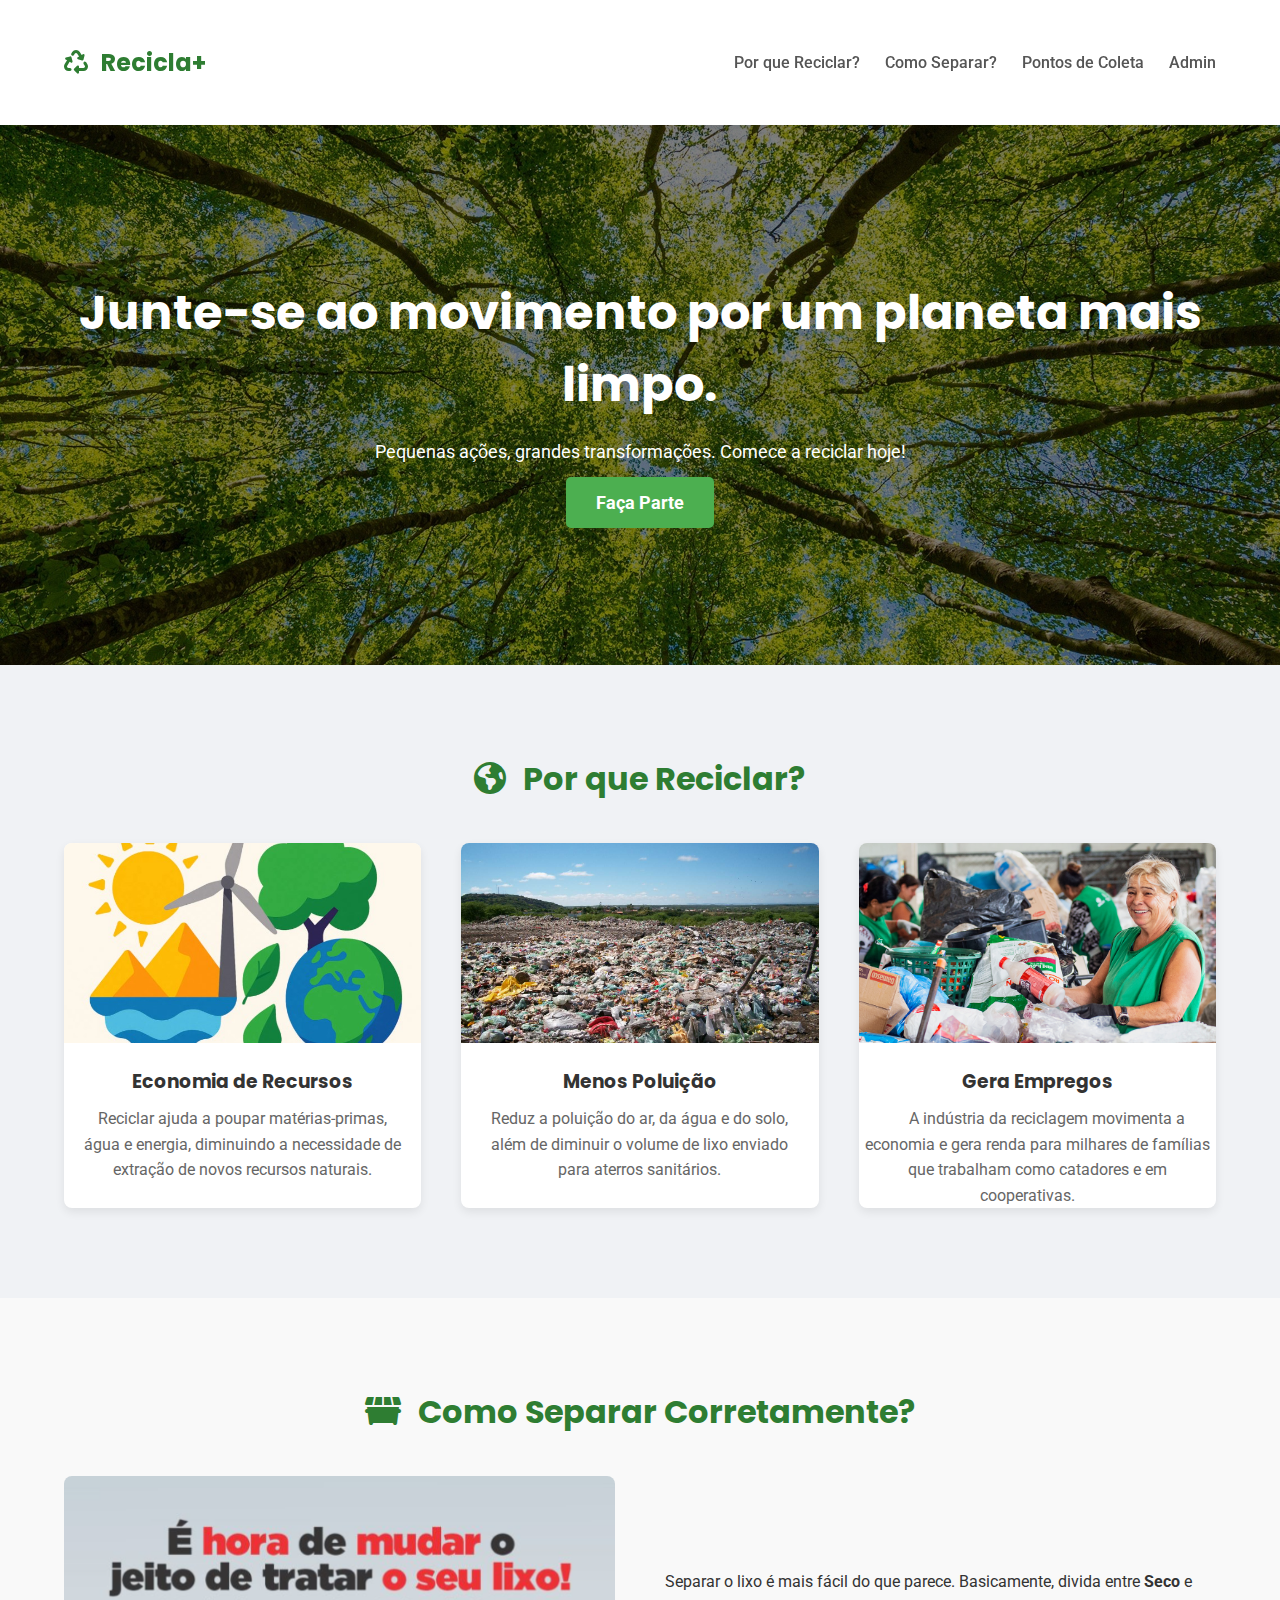
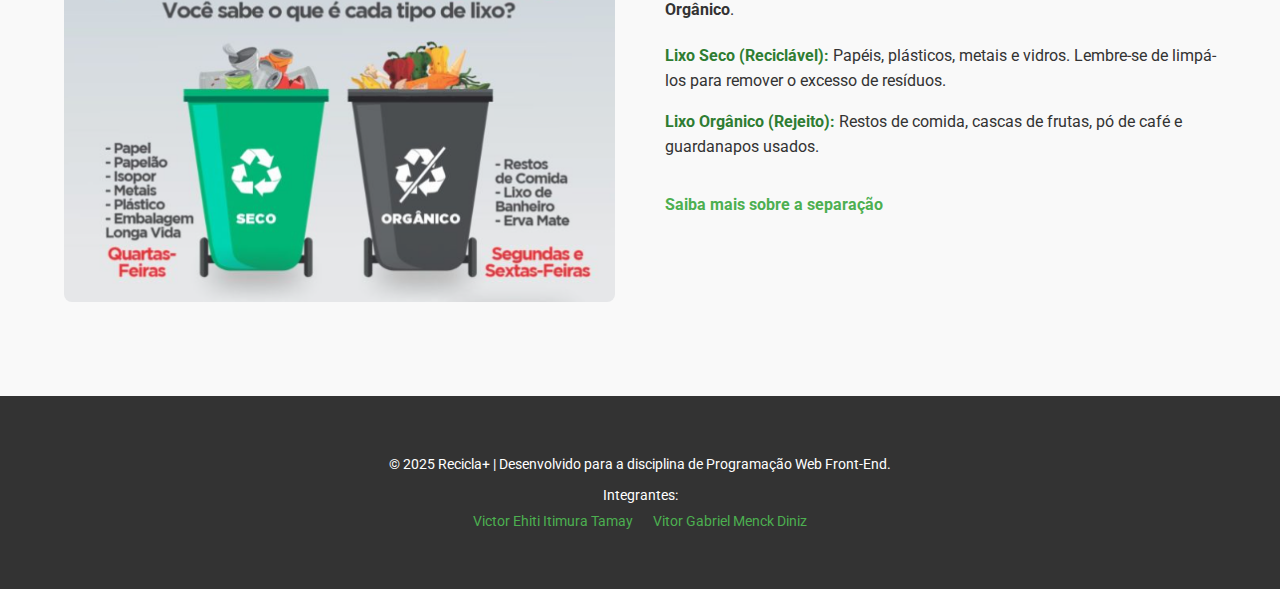
<file: index.html>
<!DOCTYPE html>
<html lang="pt-br">
<head>
    <meta charset="UTF-8">
    <meta name="viewport" content="width=device-width, initial-scale=1.0">
    <title>Recicla+ | Consumo Consciente</title>
    <link rel="stylesheet" href="css/style.css">
    <link rel="stylesheet" href="https://cdnjs.cloudflare.com/ajax/libs/font-awesome/6.2.0/css/all.min.css">
</head>
<body class="home">

    <header class="main-header">
        <div class="container">
            <a href="index.html" class="logo">
                <i class="fa-solid fa-recycle"></i> Recicla+
            </a>
            <nav class="main-nav">
                <ul>
                    <li><a href="#porque-reciclar">Por que Reciclar?</a></li>
                    <li><a href="#como-separar">Como Separar?</a></li>
                    <li><a href="#pontos-de-coleta">Pontos de Coleta</a></li>
                    <li><a href="admin.html">Admin</a></li>
                </ul>
            </nav>
        </div>
    </header>

    <main>
        <section class="hero">
            <div class="hero-content">
                <h1>Junte-se ao movimento por um planeta mais limpo.</h1>
                <p>Pequenas ações, grandes transformações. Comece a reciclar hoje!</p>
                <a href="login.html#cadastro" class="btn btn-primary">Faça Parte</a>
            </div>
        </section>

        <section id="porque-reciclar" class="content-section">
            <div class="container">
                <h2><i class="fa-solid fa-earth-americas"></i> Por que Reciclar?</h2>
                <div class="cards-container">
                    <div class="card">
                        <img src="images/recursos.jpg" alt="Natureza preservada">
                        <h3>Economia de Recursos</h3>
                        <p>Reciclar ajuda a poupar matérias-primas, água e energia, diminuindo a necessidade de extração de novos recursos naturais.</p>
                    </div>
                    <div class="card">
                        <img src="images/poluicao.jpg" alt="Pessoa jogando lixo na lixeira correta">
                        <h3>Menos Poluição</h3>
                        <p>Reduz a poluição do ar, da água e do solo, além de diminuir o volume de lixo enviado para aterros sanitários.</p>
                    </div>
                    <div class="card">
                        <img src="images/empregos.png" alt="Pessoas trabalhando em uma cooperativa de reciclagem">
                        <h3>Gera Empregos</h3>
                        <span>A indústria da reciclagem movimenta a economia e gera renda para milhares de famílias que trabalham como catadores e em cooperativas.</span>
                    </div>
                </div>
            </div>
        </section>

        <section id="como-separar" class="content-section bg-light">
            <div class="container">
                <h2><i class="fa-solid fa-dumpster"></i> Como Separar Corretamente?</h2>
                <div class="split-section">
                    <div class="split-image">
                        <img src="images/secoorg.png" alt="Lixeiras coloridas da coleta seletiva">
                    </div>
                    <div class="split-content">
                        <p>Separar o lixo é mais fácil do que parece. Basicamente, divida entre <strong>Seco</strong> e <strong>Orgânico</strong>.</p>
                        <ul>
                            <li><strong>Lixo Seco (Reciclável):</strong> Papéis, plásticos, metais e vidros. Lembre-se de limpá-los para remover o excesso de resíduos.</li>
                            <li><strong>Lixo Orgânico (Rejeito):</strong> Restos de comida, cascas de frutas, pó de café e guardanapos usados.</li>
                        </ul>
                        <a href="https://www.gov.br/mma/pt-br/noticias/como-e-porque-separar-o-lixo" target="_blank" class="link-externo">Saiba mais sobre a separação</a>
                    </div>
                </div>
            </section>
    </main>

    <footer class="main-footer">
        <div class="container">
            <div class="footer-content">
                <p>&copy; 2025 Recicla+ | Desenvolvido para a disciplina de Programação Web Front-End.</p>
                <div class="curriculos">
                    <p>Integrantes:</p>
                    <ul>
                        <li><a href="https://victortamay.github.io/Curriculum-Vitae/" target="_blank">Victor Ehiti Itimura Tamay</a></li>
                        <li><a href="https://vgmenck.github.io/Curriculum-Vitae/" target="_blank">Vitor Gabriel Menck Diniz</a></li>
                    </ul>
                </div>
            </div>
        </div>
    </footer>

</body>
</html>
</file>
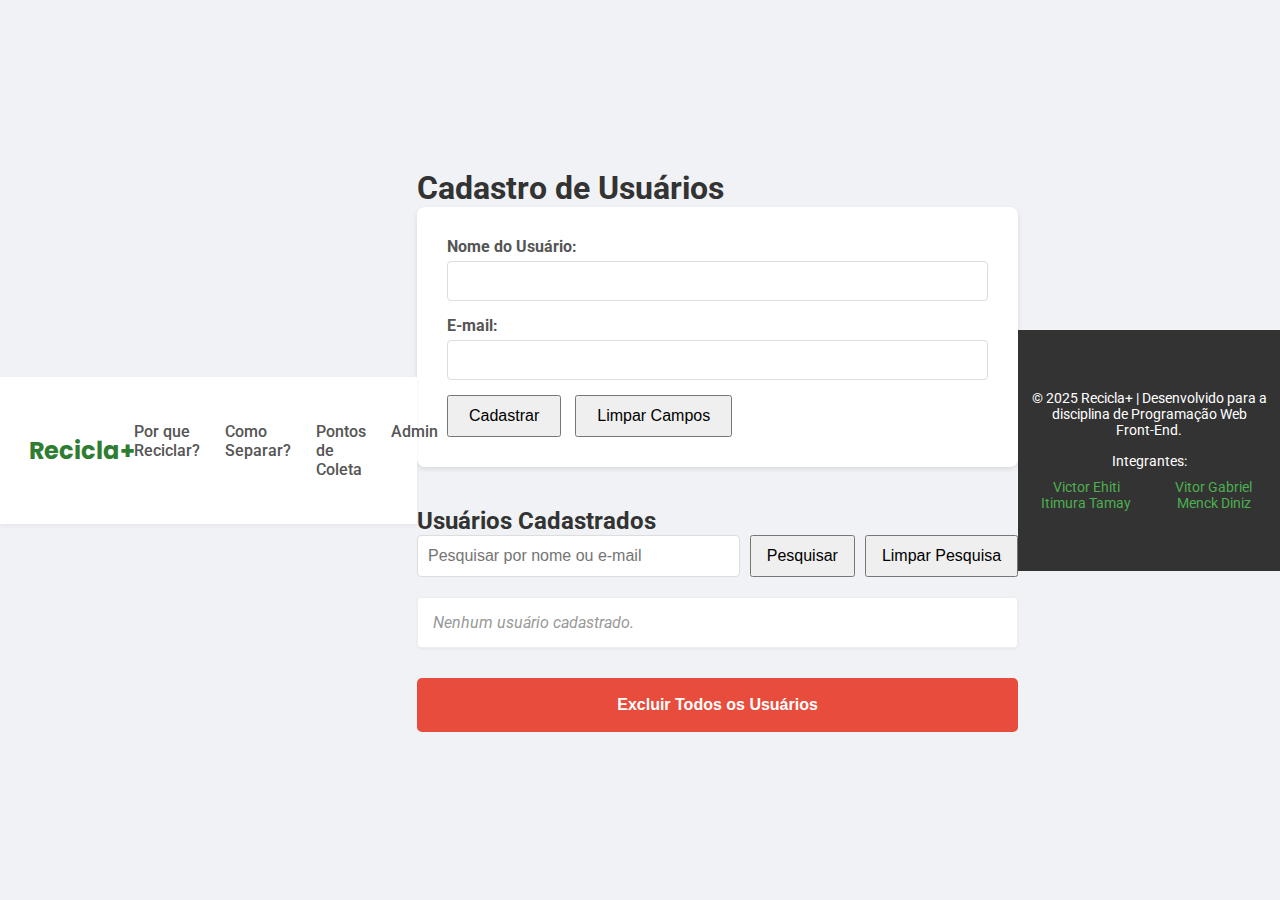
<file: admin.html>
<!DOCTYPE html>
<html lang="pt-br">
<head>
    <meta charset="UTF-8">
    <meta name="viewport" content="width=device-width, initial-scale=1.0">
    <title>Admin - Cadastro de Usuários</title>
    <link rel="stylesheet" href="css/style.css">
</head>
<body>
    <header class="main-header">
        <div class="container">
            <a href="index.html" class="logo">
                <i class="fa-solid fa-recycle"></i> Recicla+
            </a>
            <nav class="main-nav">
                <ul>
                    <li><a href="index.html#porque-reciclar">Por que Reciclar?</a></li>
                    <li><a href="index.html#como-separar">Como Separar?</a></li>
                    <li><a href="index.html#pontos-de-coleta">Pontos de Coleta</a></li>
                    <li><a href="admin.html">Admin</a></li>
                </ul>
            </nav>
        </div>
    </header>

    <main class="container">
        <h1>Cadastro de Usuários</h1>
        <form id="cadastro-usuario-form">
            <div>
                <label for="nome">Nome do Usuário:</label>
                <input type="text" id="nome" name="nome" required>
            </div>
            <div>
                <label for="email">E-mail:</label>
                <input type="email" id="email" name="email" required>
            </div>
            <button type="submit" id="btn-cadastrar">Cadastrar</button>
            <button type="button" id="btn-limpar">Limpar Campos</button>
        </form>

        <h2>Usuários Cadastrados</h2>
        <div id="pesquisa-container">
            <input type="text" id="input-pesquisa" placeholder="Pesquisar por nome ou e-mail">
            <button type="button" id="btn-pesquisar">Pesquisar</button>
            <button type="button" id="btn-limpar-pesquisa">Limpar Pesquisa</button>
        </div>
        <ul id="lista-usuarios">
        </ul>
        <button type="button" id="btn-excluir-todos" class="btn">Excluir Todos os Usuários</button>
    </main>

    <footer class="main-footer">
        <div class="container">
            <div class="footer-content">
                <p>&copy; 2025 Recicla+ | Desenvolvido para a disciplina de Programação Web Front-End.</p>
                <div class="curriculos">
                    <p>Integrantes:</p>
                    <ul>
                        <li><a href="https://victortamay.github.io/Curriculum-Vitae/" target="_blank">Victor Ehiti Itimura Tamay</a></li>
                        <li><a href="https://vgmenck.github.io/Curriculum-Vitae/" target="_blank">Vitor Gabriel Menck Diniz</a></li>
                    </ul>
                </div>
            </div>
        </div>
    </footer>

    <script src="js/admin.js"></script>
</body>
</html>
</file>
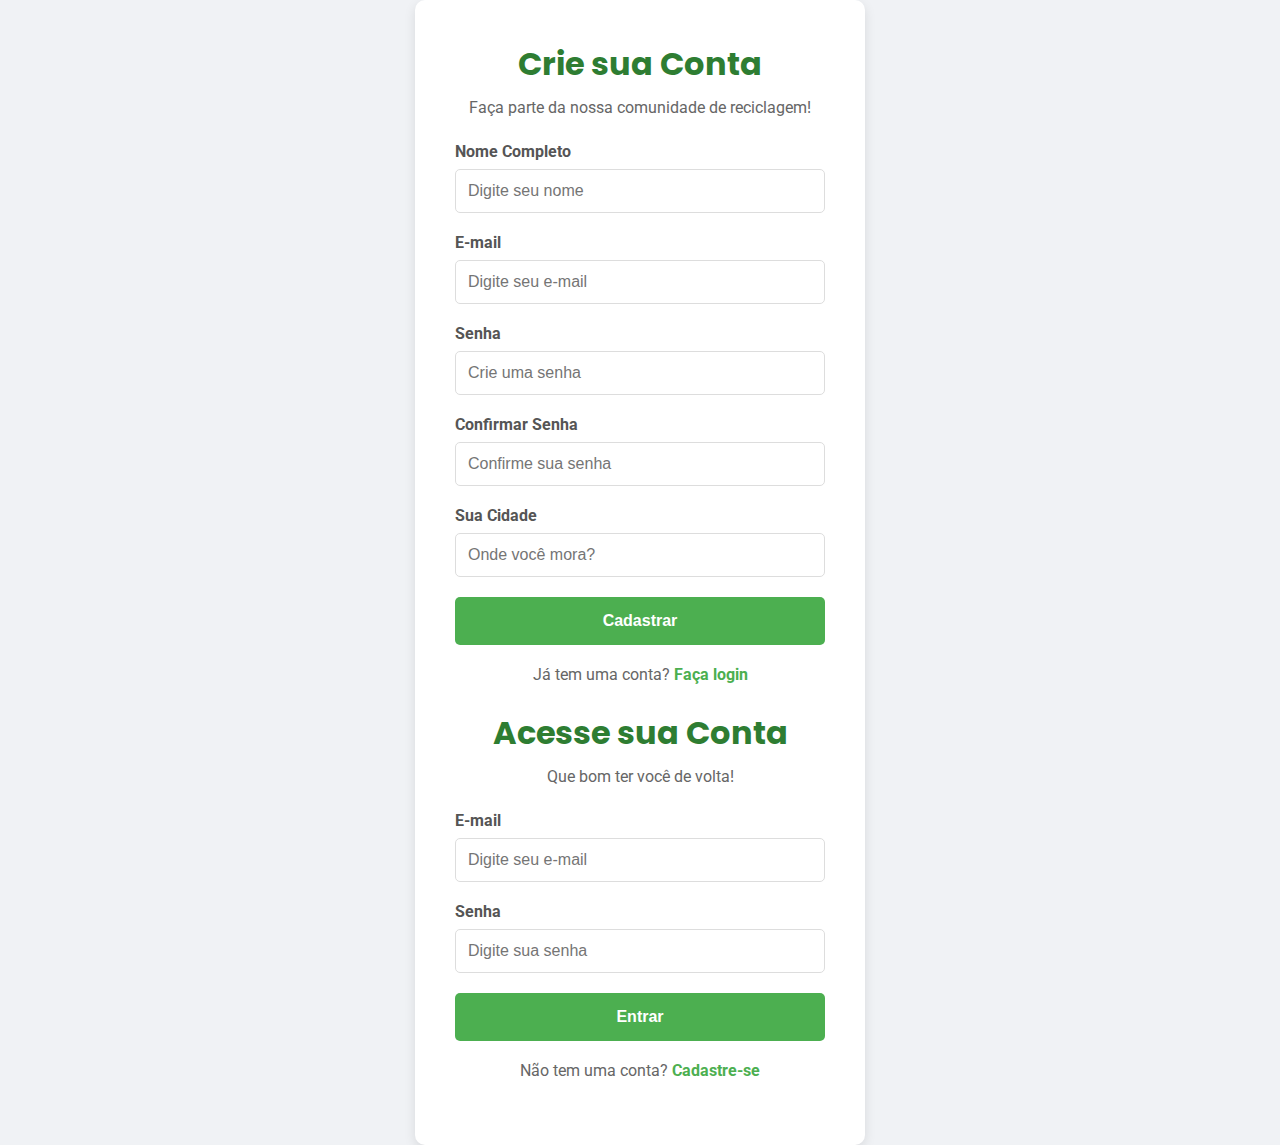
<file: login.html>
<!DOCTYPE html>
<html lang="pt-br">
<head>
    <meta charset="UTF-8">
    <meta name="viewport" content="width=device-width, initial-scale=1.0">
    <title>Recicla+ | Login</title>
    <link rel="stylesheet" href="css/style.css">
</head>
<body>
    <div class="form-container">
        <section id="cadastro" class="form-section">
            <h1>Crie sua Conta</h1>
            <p>Faça parte da nossa comunidade de reciclagem!</p>
            <form action="#login">
                <div class="form-group">
                    <label for="nome">Nome Completo</label>
                    <input type="text" id="nome" name="nome" placeholder="Digite seu nome" required>
                </div>
                <div class="form-group">
                    <label for="email_cadastro">E-mail</label>
                    <input type="email" id="email_cadastro" name="email_cadastro" placeholder="Digite seu e-mail" required>
                </div>
                <div class="form-group">
                    <label for="senha_cadastro">Senha</label>
                    <input type="password" id="senha_cadastro" name="senha_cadastro" placeholder="Crie uma senha" required>
                </div>
                <div class="form-group">
                    <label for="confirma_senha">Confirmar Senha</label>
                    <input type="password" id="confirma_senha" name="confirma_senha" placeholder="Confirme sua senha" required>
                </div>
                <div class="form-group">
                    <label for="cidade">Sua Cidade</label>
                    <input type="text" id="cidade" name="cidade" placeholder="Onde você mora?" required>
                </div>
                <button type="submit" class="btn">Cadastrar</button>
            </form>
            <p class="toggle-link">Já tem uma conta? <a href="#login">Faça login</a></p>
        </section>

        <section id="login" class="form-section">
            <h1>Acesse sua Conta</h1>
            <p>Que bom ter você de volta!</p>
            <form action="index.html">
                <div class="form-group">
                    <label for="email_login">E-mail</label>
                    <input type="email" id="email_login" name="email_login" placeholder="Digite seu e-mail" required>
                </div>
                <div class="form-group">
                    <label for="senha_login">Senha</label>
                    <input type="password" id="senha_login" name="senha_login" placeholder="Digite sua senha" required>
                </div>
                <button type="submit" class="btn">Entrar</button>
            </form>
            <p class="toggle-link">Não tem uma conta? <a href="#cadastro">Cadastre-se</a></p>
        </section>
    </div>
</body>
</html>
</file>
<file: css/style.css>
/* Importando uma fonte externa do Google Fonts */
@import url('https://fonts.googleapis.com/css2?family=Roboto:wght@400;700&family=Poppins:wght@500;700&display=swap');

/* Configurações globais e reset de estilos padrão do navegador */
* {
    margin: 0;
    padding: 0;
    box-sizing: border-box;
}

body {
    font-family: 'Roboto', sans-serif; /* Fonte padrão */
    background-color: #f0f2f5; /* Cor de fundo suave */
    color: #333;
    display: flex;
    justify-content: center;
    align-items: center;
    min-height: 100vh;
}

/* Container principal dos formulários */
.form-container {
    background-color: #ffffff;
    padding: 40px;
    border-radius: 10px;
    box-shadow: 0 4px 12px rgba(0, 0, 0, 0.1);
    width: 100%;
    max-width: 450px;
}

.form-section h1 {
    font-family: 'Poppins', sans-serif; /* Fonte dos títulos */
    color: #2E7D32; /* Verde escuro */
    margin-bottom: 10px;
    text-align: center;
}

.form-section p {
    text-align: center;
    margin-bottom: 25px;
    color: #666;
}

/* Estilo para agrupar label e input */
.form-group {
    margin-bottom: 20px;
}

.form-group label {
    display: block;
    margin-bottom: 8px;
    font-weight: bold;
    color: #555;
}

.form-group input {
    width: 100%;
    padding: 12px;
    border: 1px solid #ddd;
    border-radius: 5px;
    font-size: 16px;
}

.form-group input:focus {
    outline: none;
    border-color: #4CAF50; /* Verde claro ao focar */
}

/* Estilo do botão */
.btn {
    width: 100%;
    padding: 15px;
    background-color: #4CAF50; /* Verde claro */
    color: white;
    border: none;
    border-radius: 5px;
    font-size: 16px;
    font-weight: bold;
    cursor: pointer;
    transition: background-color 0.3s ease;
}

.btn:hover {
    background-color: #2E7D32; /* Verde escuro no hover */
}

/* Link para alternar entre login e cadastro */
.toggle-link {
    text-align: center;
    margin-top: 20px;
}

.toggle-link a {
    color: #4CAF50;
    text-decoration: none;
    font-weight: bold;
}

.toggle-link a:hover {
    text-decoration: underline;
}

/* ============================================= */
/* ESTILOS DA PÁGINA PRINCIPAL          */
/* ============================================= */

/* Resetando o body para a página principal, que não é centralizada */
body.home {
    display: block;
}

.container {
    width: 90%;
    max-width: 1200px;
    margin: 0 auto;
}

/* --- Cabeçalho e Navegação --- */
.main-header {
    background-color: #ffffff;
    padding: 15px 0;
    box-shadow: 0 2px 4px rgba(0, 0, 0, 0.05);
    position: sticky;
    top: 0;
    z-index: 1000;
}

.main-header .container {
    display: flex;
    justify-content: space-between;
    align-items: center;
}

.logo {
    font-family: 'Poppins', sans-serif;
    font-size: 24px;
    font-weight: bold;
    color: #2E7D32;
    text-decoration: none;
}

.logo i {
    margin-right: 8px;
}

.main-nav ul {
    list-style: none;
    display: flex;
    gap: 25px;
}

.main-nav a {
    text-decoration: none;
    color: #555;
    font-weight: 500;
    font-size: 16px;
    transition: color 0.3s ease;
}

.main-nav a:hover {
    color: #4CAF50;
}

/* --- Seção Hero (Banner) --- */
.hero {
    background-image: linear-gradient(rgba(0, 0, 0, 0.5), rgba(0, 0, 0, 0.5)), url('../images/nature.jpg');
    background-size: cover;
    background-position: center;
    height: 60vh;
    display: flex;
    align-items: center;
    justify-content: center;
    text-align: center;
    color: white;
}

.hero-content h1 {
    font-family: 'Poppins', sans-serif;
    font-size: 48px;
    margin-bottom: 20px;
}

.hero-content p {
    font-size: 18px;
    margin-bottom: 30px;
}

.btn.btn-primary {
    background-color: #4CAF50;
    padding: 15px 30px;
    text-decoration: none;
    font-size: 18px;
}

.btn.btn-primary:hover {
    background-color: #2E7D32;
}


/* --- Seções de Conteúdo --- */
.content-section {
    padding: 60px 0;
}

.content-section h2 {
    font-family: 'Poppins', sans-serif;
    font-size: 32px;
    text-align: center;
    margin-bottom: 40px;
    color: #2E7D32;
}

.content-section h2 i {
    margin-right: 10px;
}

.bg-light {
    background-color: #f9f9f9;
}


/* --- Cards --- */
.cards-container {
    display: flex;
    justify-content: space-between;
    gap: 30px;
}

.card {
    background-color: white;
    border-radius: 8px;
    box-shadow: 0 4px 10px rgba(0, 0, 0, 0.08);
    overflow: hidden;
    text-align: center;
    width: 31%;
}

.card img {
    width: 100%;
    height: 200px;
    object-fit: cover;
}

.card h3 {
    font-family: 'Poppins', sans-serif;
    margin: 20px 0 10px;
    color: #333;
}

.card p, .card span {
    padding: 0 20px 20px;
    color: #666;
    line-height: 1.6;
}

/* --- Seção Dividida (split) --- */
.split-section {
    display: flex;
    align-items: center;
    gap: 50px;
}

.split-image, .split-content {
    width: 50%;
}

.split-image img {
    width: 100%;
    border-radius: 8px;
}

.split-content p {
    margin-bottom: 20px;
    line-height: 1.7;
}

.split-content ul {
    list-style: none;
    padding-left: 0;
}

.split-content li {
    margin-bottom: 15px;
    line-height: 1.6;
}

.split-content li strong {
    color: #2E7D32;
}

.link-externo {
    display: inline-block;
    margin-top: 20px;
    color: #4CAF50;
    text-decoration: none;
    font-weight: bold;
}

.link-externo:hover {
    text-decoration: underline;
}

/* --- Rodapé --- */
.main-footer {
    background-color: #333;
    color: white;
    padding: 30px 0;
    text-align: center;
}

.footer-content {
    font-size: 14px;
}

.curriculos {
    margin-top: 15px;
}

.curriculos ul {
    list-style: none;
    display: flex;
    justify-content: center;
    gap: 20px;
    margin-top: 10px;
}

.curriculos a {
    color: #4CAF50;
    text-decoration: none;
}

.curriculos a:hover {
    text-decoration: underline;
}
/* ============================================= */
/* ESTILOS DA PÁGINA ADMIN (CADASTRO)   */
/* ============================================= */

/* Estilos para o formulário de cadastro na página admin */
.container {
    padding-top: 30px;
    padding-bottom: 30px;
}

#cadastro-usuario-form {
    background-color: #ffffff;
    padding: 30px;
    border-radius: 8px;
    box-shadow: 0 2px 5px rgba(0, 0, 0, 0.1);
    margin-bottom: 40px;
}

#cadastro-usuario-form div {
    margin-bottom: 15px;
}

#cadastro-usuario-form label {
    display: block;
    margin-bottom: 5px;
    font-weight: bold;
    color: #555;
}

#cadastro-usuario-form input[type="text"],
#cadastro-usuario-form input[type="email"] {
    width: 100%;
    padding: 10px;
    border: 1px solid #ddd;
    border-radius: 4px;
    font-size: 16px;
}

#cadastro-usuario-form button {
    width: auto;
    padding: 10px 20px;
    margin-right: 10px;
    font-size: 16px;
}

/* Estilos para a lista de usuários */
#lista-usuarios {
    list-style: none;
    padding: 0;
    margin-top: 20px;
}

#lista-usuarios li {
    background-color: #fff;
    border: 1px solid #eee;
    border-radius: 4px;
    padding: 15px;
    margin-bottom: 10px;
    display: flex;
    flex-wrap: wrap;
    justify-content: space-between;
    align-items: center;
    box-shadow: 0 1px 3px rgba(0, 0, 0, 0.05);
}

#lista-usuarios li span {
    flex-basis: 30%;
    margin-right: 10px;
    font-size: 15px;
}

#lista-usuarios li .btn-excluir {
    background-color: #e74c3c;
    color: white;
    border: none;
    padding: 8px 15px;
    border-radius: 4px;
    cursor: pointer;
    transition: background-color 0.3s;
    width: auto;
}

#lista-usuarios li .btn-excluir:hover {
    background-color: #c0392b;
}

.lista-vazia {
    text-align: center;
    color: #999;
    padding: 20px;
    font-style: italic;
}

/* Estilos para a pesquisa */
#pesquisa-container {
    display: flex;
    gap: 10px;
    margin-bottom: 20px;
}

#input-pesquisa {
    flex-grow: 1;
    padding: 10px;
    border: 1px solid #ddd;
    border-radius: 4px;
    font-size: 16px;
}

#btn-pesquisar, #btn-limpar-pesquisa {
    width: auto;
    padding: 10px 15px;
    font-size: 16px;
}


#btn-excluir-todos {
    background-color: #e74c3c; 
    padding: 18px; 
    width: 100%;
    margin-top: 20px;
}

#btn-excluir-todos:hover {
    background-color: #c0392b;
}
</file>
